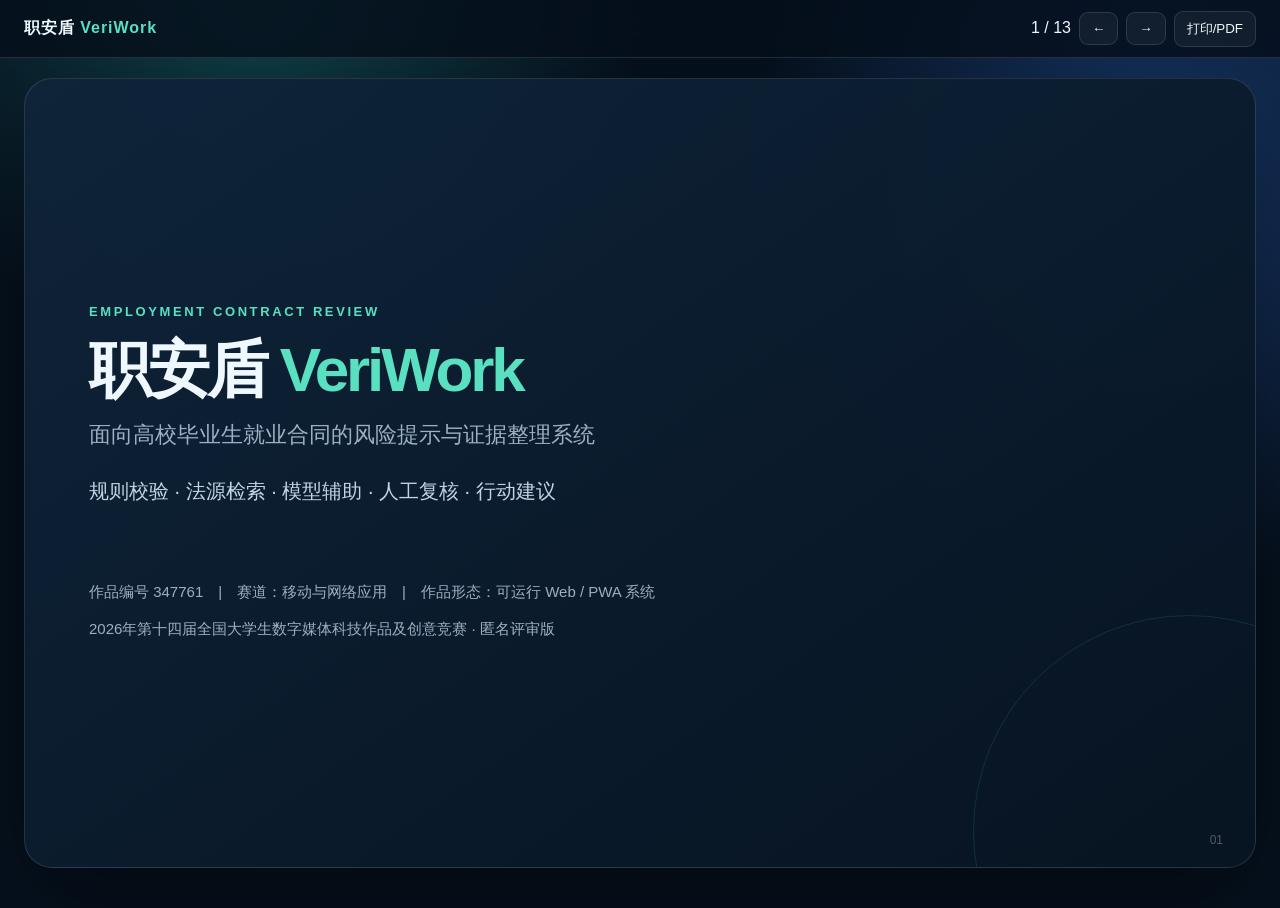
<file: presentation.html>
<!doctype html>
<html lang="zh-CN">
<head>
  <meta charset="utf-8">
  <meta name="viewport" content="width=device-width, initial-scale=1">
  <title>职安盾 VeriWork · 答辩演示</title>
  <meta name="description" content="职安盾 VeriWork，面向高校毕业生就业合同的风险提示与证据整理系统。">
  <style>
    :root { --bg:#06111e; --panel:#0d2034; --text:#eff8ff; --muted:#9bb0c2; --teal:#59e0c1; --blue:#6ba8ff; --amber:#f4bd62; --red:#ff6f85; --line:rgba(255,255,255,.12); }
    * { box-sizing:border-box; }
    body { margin:0; color:var(--text); background:radial-gradient(circle at 20% 0%,#10424a 0,transparent 28%),radial-gradient(circle at 90% 20%,#18396c 0,transparent 30%),var(--bg); font-family:"Microsoft YaHei UI","PingFang SC",sans-serif; }
    .topbar { position:fixed; z-index:10; inset:0 0 auto; display:flex; justify-content:space-between; align-items:center; height:58px; padding:0 24px; background:rgba(5,15,27,.82); backdrop-filter:blur(16px); border-bottom:1px solid var(--line); }
    .brand { font-weight:800; letter-spacing:.06em; }
    .brand span { color:var(--teal); }
    .controls button { margin-left:8px; padding:8px 12px; color:var(--text); background:rgba(255,255,255,.05); border:1px solid var(--line); border-radius:9px; cursor:pointer; }
    .deck { padding:78px 24px 40px; }
    .slide { position:relative; display:none; width:min(1440px,calc(100vw - 48px)); min-height:790px; margin:0 auto; padding:58px 64px; overflow:hidden; border:1px solid var(--line); border-radius:28px; background:linear-gradient(145deg,rgba(15,36,58,.97),rgba(7,20,34,.98)); box-shadow:0 35px 100px rgba(0,0,0,.45); }
    .slide.active { display:flex; flex-direction:column; animation:enter .32s ease; }
    @keyframes enter { from { opacity:0; transform:translateY(12px); } }
    .slide::after { content:""; position:absolute; right:-150px; bottom:-180px; width:430px; height:430px; border:1px solid rgba(89,224,193,.13); border-radius:50%; }
    .kicker { color:var(--teal); font-size:13px; font-weight:800; letter-spacing:.2em; }
    h1 { margin:18px 0 12px; font-size:62px; line-height:1.08; letter-spacing:-.05em; }
    h1 em { color:var(--teal); font-style:normal; }
    h2 { margin:14px 0 24px; font-size:42px; letter-spacing:-.035em; }
    h3 { margin:0 0 10px; font-size:21px; }
    p { margin:0; color:var(--muted); font-size:18px; line-height:1.75; }
    .lead { max-width:960px; font-size:22px; }
    .cover { justify-content:center; }
    .cover .sub { margin-top:20px; color:#c1d4e5; font-size:20px; }
    .cover-logo { width: 250px; height: auto; margin-bottom: 24px; }
    .cover .team { margin-top:70px; color:var(--muted); font-size:15px; }
    .grid { display:grid; grid-template-columns:repeat(2,1fr); gap:20px; margin-top:12px; }
    .grid.three { grid-template-columns:repeat(3,1fr); }
    .grid.four { grid-template-columns:repeat(4,1fr); }
    .card { padding:24px; border:1px solid var(--line); border-radius:18px; background:rgba(255,255,255,.025); }
    .card strong { display:block; margin-bottom:8px; font-size:20px; }
    .card p { font-size:15px; line-height:1.65; }
    .tag { display:inline-flex; padding:6px 10px; color:#bffbed; background:rgba(89,224,193,.08); border:1px solid rgba(89,224,193,.18); border-radius:99px; font-size:12px; }
    .big-number { color:var(--teal); font-size:42px; font-weight:900; }
    .flow { display:grid; grid-template-columns:repeat(6,1fr); gap:10px; margin-top:30px; }
    .flow div { position:relative; min-height:150px; padding:18px 14px; border:1px solid var(--line); border-radius:16px; background:rgba(255,255,255,.025); }
    .flow b { color:var(--teal); font-size:12px; }
    .flow strong { display:block; margin:12px 0 8px; font-size:18px; }
    .flow span { color:var(--muted); font-size:13px; line-height:1.55; }
    .bullets { display:grid; gap:14px; margin-top:16px; }
    .bullet { display:grid; grid-template-columns:38px 1fr; gap:14px; align-items:start; padding:17px 19px; border:1px solid var(--line); border-radius:15px; background:rgba(255,255,255,.022); }
    .bullet b { display:grid; place-items:center; width:34px; height:34px; color:#03201a; background:var(--teal); border-radius:10px; }
    .bullet strong { display:block; margin-bottom:5px; font-size:18px; }
    .bullet p { font-size:14px; }
    .metric-row { display:grid; grid-template-columns:repeat(3,1fr); gap:18px; margin:22px 0; }
    .metric { padding:25px; border-radius:18px; background:linear-gradient(145deg,rgba(89,224,193,.08),rgba(255,255,255,.02)); border:1px solid rgba(89,224,193,.17); }
    .metric strong { display:block; color:var(--teal); font-size:44px; }
    .metric span { color:var(--muted); font-size:14px; }
    .note { margin-top:auto; padding:15px 18px; color:#d2c08f; background:rgba(244,189,98,.07); border:1px solid rgba(244,189,98,.17); border-radius:13px; font-size:14px; line-height:1.65; }
    .footer { position:absolute; right:32px; bottom:20px; color:rgba(255,255,255,.3); font-size:12px; }
    .two-col { display:grid; grid-template-columns:1.05fr .95fr; gap:28px; align-items:center; }
    .quote { padding:30px; border-left:4px solid var(--teal); background:rgba(89,224,193,.045); font-size:26px; line-height:1.55; }
    .status { display:inline-block; padding:5px 9px; border-radius:8px; font-size:12px; }
    .done { color:#9ff7c4; background:rgba(114,227,158,.08); }
    .todo { color:#ffd996; background:rgba(244,189,98,.08); }
    @media print {
      @page { size:A4 landscape; margin:0; }
      .topbar { display:none; }
      .deck { padding:0; }
      .slide { display:flex !important; width:100%; min-height:100vh; page-break-after:always; border:0; border-radius:0; box-shadow:none; }
      .slide:last-child { page-break-after:auto; }
    }
    @media(max-width:1100px) { .grid,.grid.three,.grid.four,.metric-row,.two-col { grid-template-columns:1fr; } .flow { grid-template-columns:repeat(2,1fr); } .slide { min-height:auto; padding:36px; } h1 { font-size:46px; } h2 { font-size:34px; } }
  </style>
</head>
<body>
  <div class="topbar">
    <div class="brand">职安盾 <span>VeriWork</span></div>
    <div class="controls"><span id="pageCounter">1 / 13</span><button id="prev">←</button><button id="next">→</button><button onclick="window.print()">打印/PDF</button></div>
  </div>
  <main class="deck">
    <section class="slide active cover">
      <span class="kicker">EMPLOYMENT CONTRACT REVIEW</span>
      <h1>职安盾 <em>VeriWork</em></h1>
      <p class="lead">面向高校毕业生就业合同的风险提示与证据整理系统</p>
      <p class="sub">规则校验 · 法源检索 · 模型辅助 · 人工复核 · 行动建议</p>
      <p class="team">作品编号 347761　|　赛道：移动与网络应用　|　作品形态：可运行 Web / PWA 系统</p>
      <p class="team" style="margin-top:10px">2026年第十四届全国大学生数字媒体科技作品及创意竞赛 · 匿名评审版</p>
      <div class="footer">01</div>
    </section>

    <section class="slide">
      <span class="kicker">01 · 问题</span>
      <h2>不是“看不懂合同”，而是风险判断缺少依据，发现风险后也不知道下一步做什么</h2>
      <div class="grid four">
        <div class="card"><strong>用户缺少法律知识</strong><p>应届生难以及时识别试用期、社保、收费、竞业和离职条款中的风险。</p></div>
        <div class="card"><strong>通用模型会编造</strong><p>答案看似专业，却可能引用错误法条，甚至把合法条款判成违法。</p></div>
        <div class="card"><strong>知道风险也无法行动</strong><p>用户仍不知道应该保存什么证据、如何沟通、向哪里提交材料。</p></div>
        <div class="card"><strong>高后果却无法量化</strong><p>现有工具极少公开风险召回率、错误引用率和确定性失败案例。</p></div>
      </div>
      <div class="quote" style="margin-top:30px">目标：让 AI 不只多回答一个法律问题，而是在高风险场景里说清依据、承认不确定、给出行动。</div>
      <div class="footer">02</div>
    </section>

    <section class="slide">
      <span class="kicker">02 · 问题分析</span>
      <h2>通用大模型为什么不能直接用于就业合同研判</h2>
      <div class="two-col">
        <div class="bullets">
          <div class="bullet"><b>1</b><div><strong>没有硬约束</strong><p>模型自由生成结论，无法保证试用期、社保、收费等硬性规则始终正确。</p></div></div>
          <div class="bullet"><b>2</b><div><strong>没有可追溯证据</strong><p>结论可能没有原文定位，也可能引用失效或不适用的法条。</p></div></div>
          <div class="bullet"><b>3</b><div><strong>不会主动拒答</strong><p>信息不足时仍倾向输出完整答案，容易形成“确定但错误”的高风险结论。</p></div></div>
          <div class="bullet"><b>4</b><div><strong>无法闭环</strong><p>回答停留在文本，不能继续生成证据清单和办理路径。</p></div></div>
        </div>
        <div class="card" style="padding:34px">
          <span class="tag">核心判断</span>
          <h3 style="margin-top:22px;font-size:30px">在高后果场景里，<br>“会回答”不等于“可信任”。</h3>
          <p style="margin-top:18px">职安盾的研究对象不是法律问答，而是大模型在高风险垂直场景中的可信决策机制。</p>
        </div>
      </div>
      <div class="footer">03</div>
    </section>

    <section class="slide">
      <span class="kicker">03 · 解决方案</span>
      <h2>六层可信研判链</h2>
      <div class="flow">
        <div><b>01</b><strong>输入层</strong><span>合同、Offer、实习协议、聊天和工资记录</span></div>
        <div><b>02</b><strong>抽取层</strong><span>文本切分、关键事实抽取和结构化</span></div>
        <div><b>03</b><strong>知识层</strong><span>公开法源、地方政策和版本追踪</span></div>
        <div><b>04</b><strong>决策层</strong><span>确定性规则 + 语义模型 + 大模型</span></div>
        <div><b>05</b><strong>校验层</strong><span>引用核查、冲突检测、拒答和人工复核</span></div>
        <div><b>06</b><strong>行动层</strong><span>证据计划、沟通问题和材料草稿</span></div>
      </div>
      <div class="note">模型只负责解释和长尾语义识别，不能修改硬规则、风险等级或新增法源。</div>
      <div class="footer">04</div>
    </section>

    <section class="slide">
      <span class="kicker">04 · 产品</span>
      <h2>从“风险提示”走到“证据与行动”</h2>
      <div class="grid three">
        <div class="card"><strong>合同研判</strong><p>输出风险分、风险清单、原文片段、法源依据、置信度和行动建议。</p></div>
        <div class="card"><strong>可信轨迹</strong><p>展示规则执行、法源检索、模型解释和拒答过程，支持逐条复核。</p></div>
        <div class="card"><strong>证据与材料</strong><p>生成证据清单、事件时间线、HR沟通问题和投诉/仲裁材料草稿。</p></div>
      </div>
      <div class="quote" style="margin-top:34px">现场演示：载入“新媒体运营劳动合同” → 运行研判 → 查看高频风险 → 加入证据链 → 运行可信评测。</div>
      <div class="footer">05</div>
    </section>

    <section class="slide">
      <span class="kicker">05 · 创新一</span>
      <h2>规则拥有硬约束权，模型只拥有解释权</h2>
      <div class="grid">
        <div class="card"><span class="tag">规则引擎</span><h3 style="margin-top:18px">确定性判断</h3><p>处理试用期期限、社保、押金、培训贷、加班费、竞业限制等规则明确的事项。</p></div>
        <div class="card"><span class="tag">可信边界</span><h3 style="margin-top:18px">异常与否定语义</h3><p>识别“不收取押金”“不低于80%”“三年以上合同六个月试用期”等安全例外。</p></div>
      </div>
      <div class="note">这是与普通 RAG 问答最本质的差异：模型的输出不能覆盖程序的硬规则。</div>
      <div class="footer">06</div>
    </section>

    <section class="slide">
      <span class="kicker">06 · 创新二</span>
      <h2>证据不足时，系统必须停止“自信地胡说”</h2>
      <div class="grid">
        <div class="card"><strong>每项结论都绑定原文</strong><p>风险卡可查看条款片段、风险原因、适用法源和后续行动。</p></div>
        <div class="card"><strong>每个结论都附带法源</strong><p>规则关联核心法源，条款关键词再进行本地检索排序。</p></div>
        <div class="card"><strong>信息不足进入待核实</strong><p>实习、兼职、项目合作、关键条款缺失等情况不输出确定回答。</p></div>
        <div class="card"><strong>保留失败案例</strong><p>错误不隐藏，进入评测报告和下一轮规则/模型迭代。</p></div>
      </div>
      <div class="footer">07</div>
    </section>

    <section class="slide">
      <span class="kicker">07 · 评测方法</span>
      <h2>把“演示效果”变成可复查结果</h2>
      <div class="grid three">
        <div class="card"><strong>80条开发回归集</strong><p>覆盖13类风险、安全对照和待核实场景，用于规则开发和功能回归。</p></div>
        <div class="card"><strong>32条早期留出集</strong><p>暴露关键词规则在“工装费、毕业证、技能贷款”等新表述上的泛化问题。</p></div>
        <div class="card"><strong>40条冻结留出集</strong><p>规则开发完成后创建，不再针对结果调参，用于报告真实泛化差距。</p></div>
      </div>
      <div class="note">所有合成数据均标注来源属性、难度、期望风险和是否应当拒答；不含真实个人信息。</div>
      <div class="footer">08</div>
    </section>

    <section class="slide">
      <span class="kicker">08 · 当前结果</span>
      <h2>开发集结果稳定，冻结留出集揭示了规则边界</h2>
      <div class="metric-row">
        <div class="metric"><strong>99.1%</strong><span>80条开发回归 F1</span></div>
        <div class="metric"><strong>100%</strong><span>32条早期留出集 F1（已参与一次规则强化）</span></div>
        <div class="metric" style="border-color:rgba(244,189,98,.2)"><strong style="color:var(--amber)">42.4%</strong><span>40条冻结留出集：纯规则+语义回退链 F1</span></div>
      </div>
      <div class="grid">
        <div class="card"><strong>诚实结论</strong><p>固定规则对已覆盖表达准确，但对开放语言的长尾表述召回不足。</p></div>
        <div class="card"><strong>已完成双模型公平对照</strong><p>DeepSeek-Flash：40条全部完成，F1 98.1%，法源覆盖从0提升到100%；DeepSeek-V4-Pro：40条全部完成，F1 96.3%，法源覆盖从0提升到100%。</p></div>
      </div>
      <div class="note">冻结留出集只在创建后运行一次，未根据其结果继续修改规则；该低召回率被保留作为系统的真实边界证据。</div>
      <div class="footer">09</div>
    </section>

    <section class="slide">
      <span class="kicker">09 · 验证状态</span>
      <h2>双模型对照已完成，用户测试与外部复核仍需继续</h2>
      <div class="grid">
        <div class="card"><span class="status done">已完成</span><h3 style="margin-top:14px">多模型对照</h3><p>DeepSeek-Flash 与 DeepSeek-V4-Pro 各完成40条冻结样例，请求失败数为0。</p></div>
        <div class="card"><span class="status todo">待汇总</span><h3 style="margin-top:14px">用户测试</h3><p>匿名问卷、观察表和记录模板已准备，实际用户结果仍需汇总，不提前写成已完成。</p></div>
        <div class="card"><span class="status todo">待复核</span><h3 style="margin-top:14px">外部抽样复核</h3><p>40条复核表和填写说明已准备，仍需实际复核人填写身份、意见和日期。</p></div>
        <div class="card"><span class="status done">已准备好</span><h3 style="margin-top:14px">实验工具</h3><p>数据集生成、规则评测、LLM对照、政策包校验和结果汇总脚本均已放入项目。</p></div>
      </div>
      <div class="footer">10</div>
    </section>

    <section class="slide">
      <span class="kicker">10 · 社会价值</span>
      <h2>面向真实就业场景，可嵌入高校就业服务</h2>
      <div class="grid three">
        <div class="card"><strong>就业指导中心</strong><p>作为合同风险自查、就业权益教育和典型案例分析的辅助工具。</p></div>
        <div class="card"><strong>实习与兼职场景</strong><p>覆盖毕业生实习、兼职、灵活用工等高风险但规则复杂的场景。</p></div>
        <div class="card"><strong>区域政策扩展</strong><p>采用“全国规则 + 地方政策包”，动态标准必须核验来源和生效日期。</p></div>
      </div>
      <div class="quote" style="margin-top:34px">产品定位是普法、风险提示和材料整理工具，不替代律师、仲裁机构或人社部门作最终判断。</div>
      <div class="footer">11</div>
    </section>

    <section class="slide">
      <span class="kicker">11 · 交付与边界</span>
      <h2>原型与实验已完成，真实场景验证仍需继续</h2>
      <div class="grid">
        <div class="card"><span class="status done">已完成</span><h3 style="margin-top:14px">可运行系统</h3><p>前端演示、规则/语义链、法源检索、证据链、评测中心和可选大模型接口。</p></div>
        <div class="card"><span class="status done">已完成</span><h3 style="margin-top:14px">可复现实验</h3><p>80条开发回归、32条早期留出、40条冻结留出和对比看板。</p></div>
        <div class="card"><span class="status todo">待补充</span><h3 style="margin-top:14px">外部效度</h3><p>真实匿名案例、用户测试和外部复核仍需继续补充，避免把合成数据当成真实准确率。</p></div>
        <div class="card"><span class="status done">已建立</span><h3 style="margin-top:14px">地方政策包</h3><p>已覆盖12个地区；北京、上海、广东、深圳、重庆已完成官方来源核验，其余标记待属地复核。</p></div>
      </div>
      <div class="footer">12</div>
    </section>

    <section class="slide cover">
      <span class="kicker">THANK YOU</span>
      <h1>让每一条风险结论<br><em>有原文、有依据、有下一步</em></h1>
      <p class="lead">职安盾 VeriWork · 就业合同风险提示与证据整理系统</p>
      <p class="team">作品编号 347761　|　赛道：移动与网络应用　|　匿名评审版</p>
      <div class="footer">13</div>
    </section>
  </main>
  <script>
    const slides = [...document.querySelectorAll('.slide')];
    let index = 0;
    function show(next) {
      index = Math.max(0, Math.min(slides.length - 1, next));
      slides.forEach((slide, i) => slide.classList.toggle('active', i === index));
      document.getElementById('pageCounter').textContent = `${index + 1} / ${slides.length}`;
      slides[index].scrollIntoView({ behavior: 'smooth', block: 'start' });
    }
    document.getElementById('prev').onclick = () => show(index - 1);
    document.getElementById('next').onclick = () => show(index + 1);
    document.addEventListener('keydown', (event) => {
      if (['ArrowRight', 'ArrowDown', 'PageDown', ' '].includes(event.key)) show(index + 1);
      if (['ArrowLeft', 'ArrowUp', 'PageUp'].includes(event.key)) show(index - 1);
      if (event.key === 'Home') show(0);
      if (event.key === 'End') show(slides.length - 1);
    });
  </script>
</body>
</html>
</file>
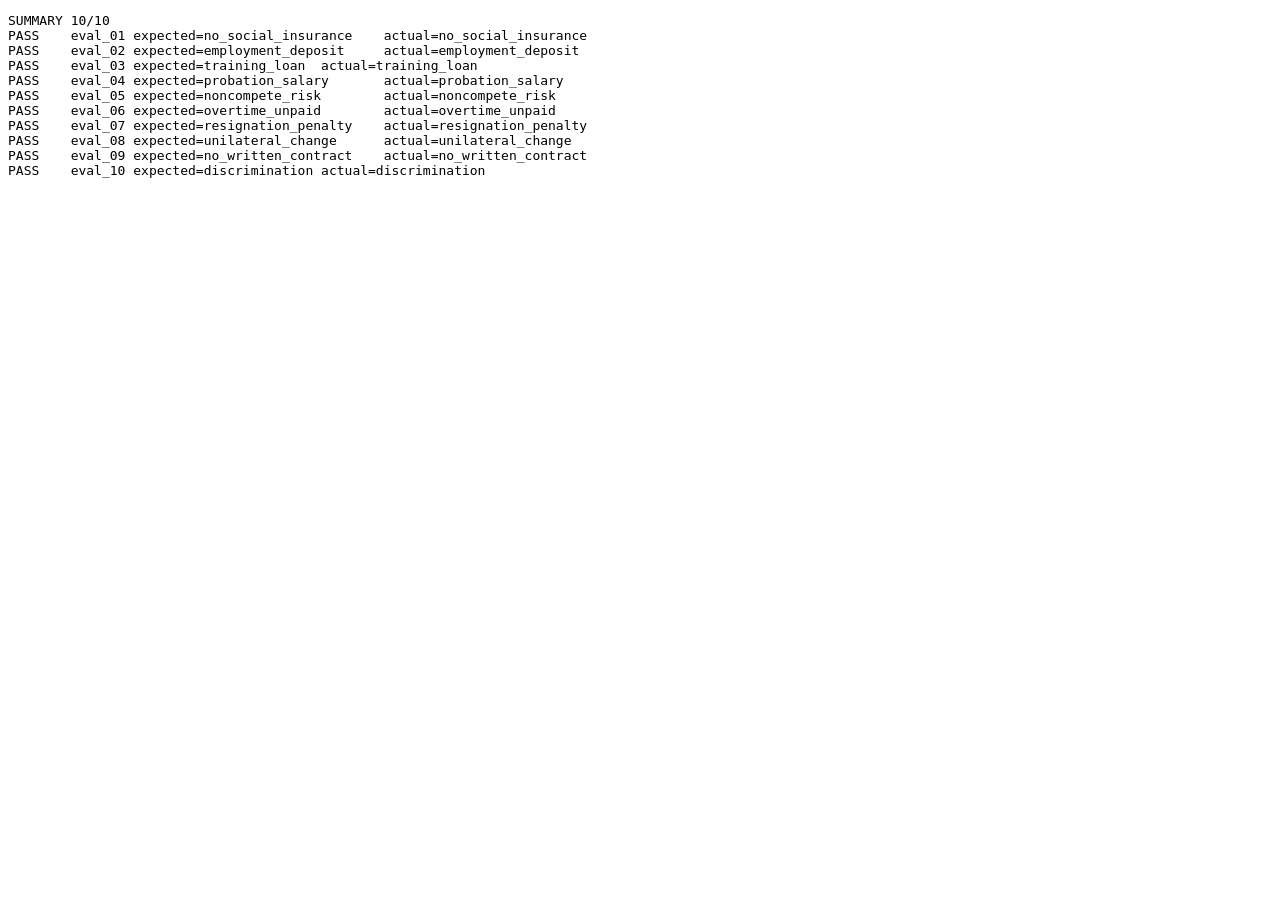
<file: tests.html>
﻿<!doctype html>
<html lang="zh-CN">
<head><meta charset="utf-8"><title>VeriWork Tests</title></head>
<body>
<pre id="result">running</pre>
<script src="data.js"></script>
<script src="app.js"></script>
<script>
document.addEventListener("DOMContentLoaded", () => {
  const lines = [];
  let passed = 0;
  APP_DATA.evaluationCases.forEach((testCase) => {
    const result = window.VeriWork.analyzeContract(testCase.text, { caseType: "评测样本" });
    const actual = result.risks.map((risk) => risk.id);
    const missing = testCase.expected.filter((id) => !actual.includes(id));
    const ok = missing.length === 0;
    if (ok) passed += 1;
    lines.push(`${ok ? "PASS" : "FAIL"}\t${testCase.id}\texpected=${testCase.expected.join(",")}\tactual=${actual.join(",")}`);
  });
  lines.unshift(`SUMMARY\t${passed}/${APP_DATA.evaluationCases.length}`);
  document.getElementById("result").textContent = lines.join("\n");
});
</script>
</body>
</html>
</file>
